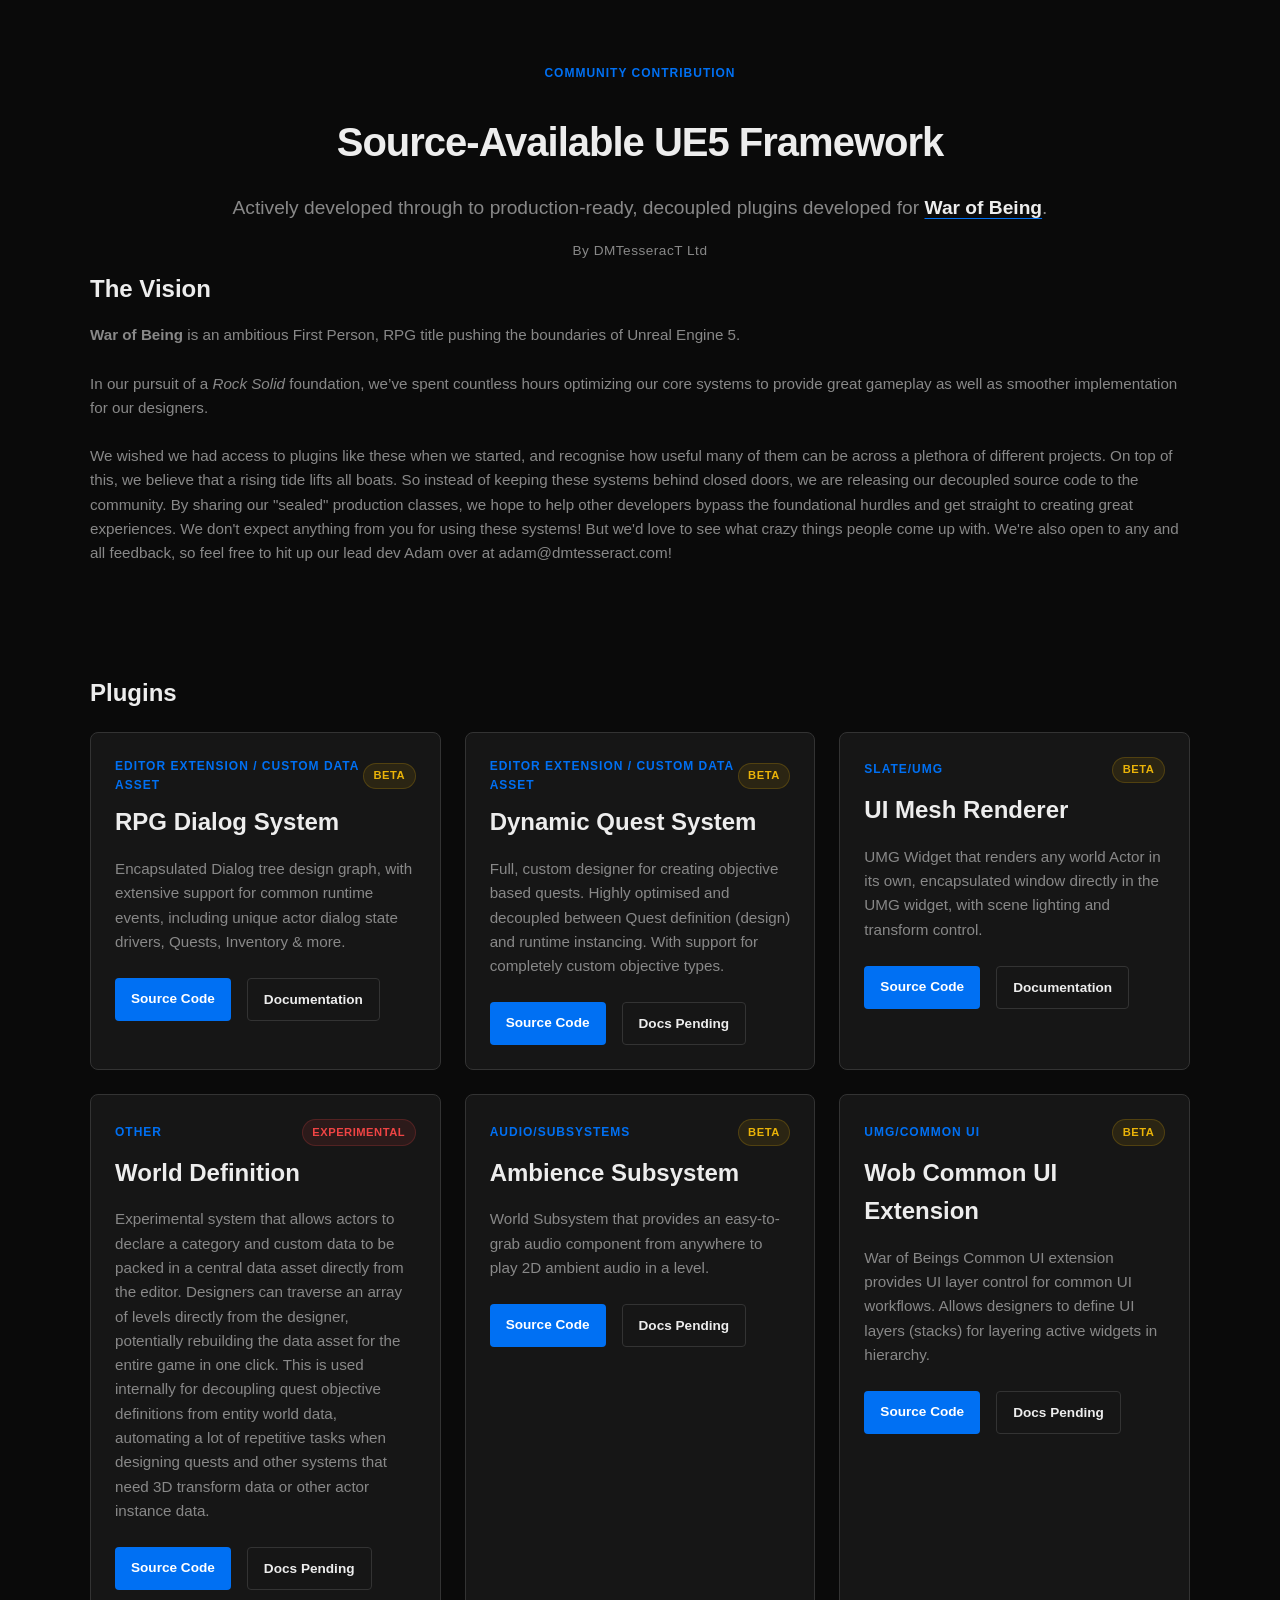
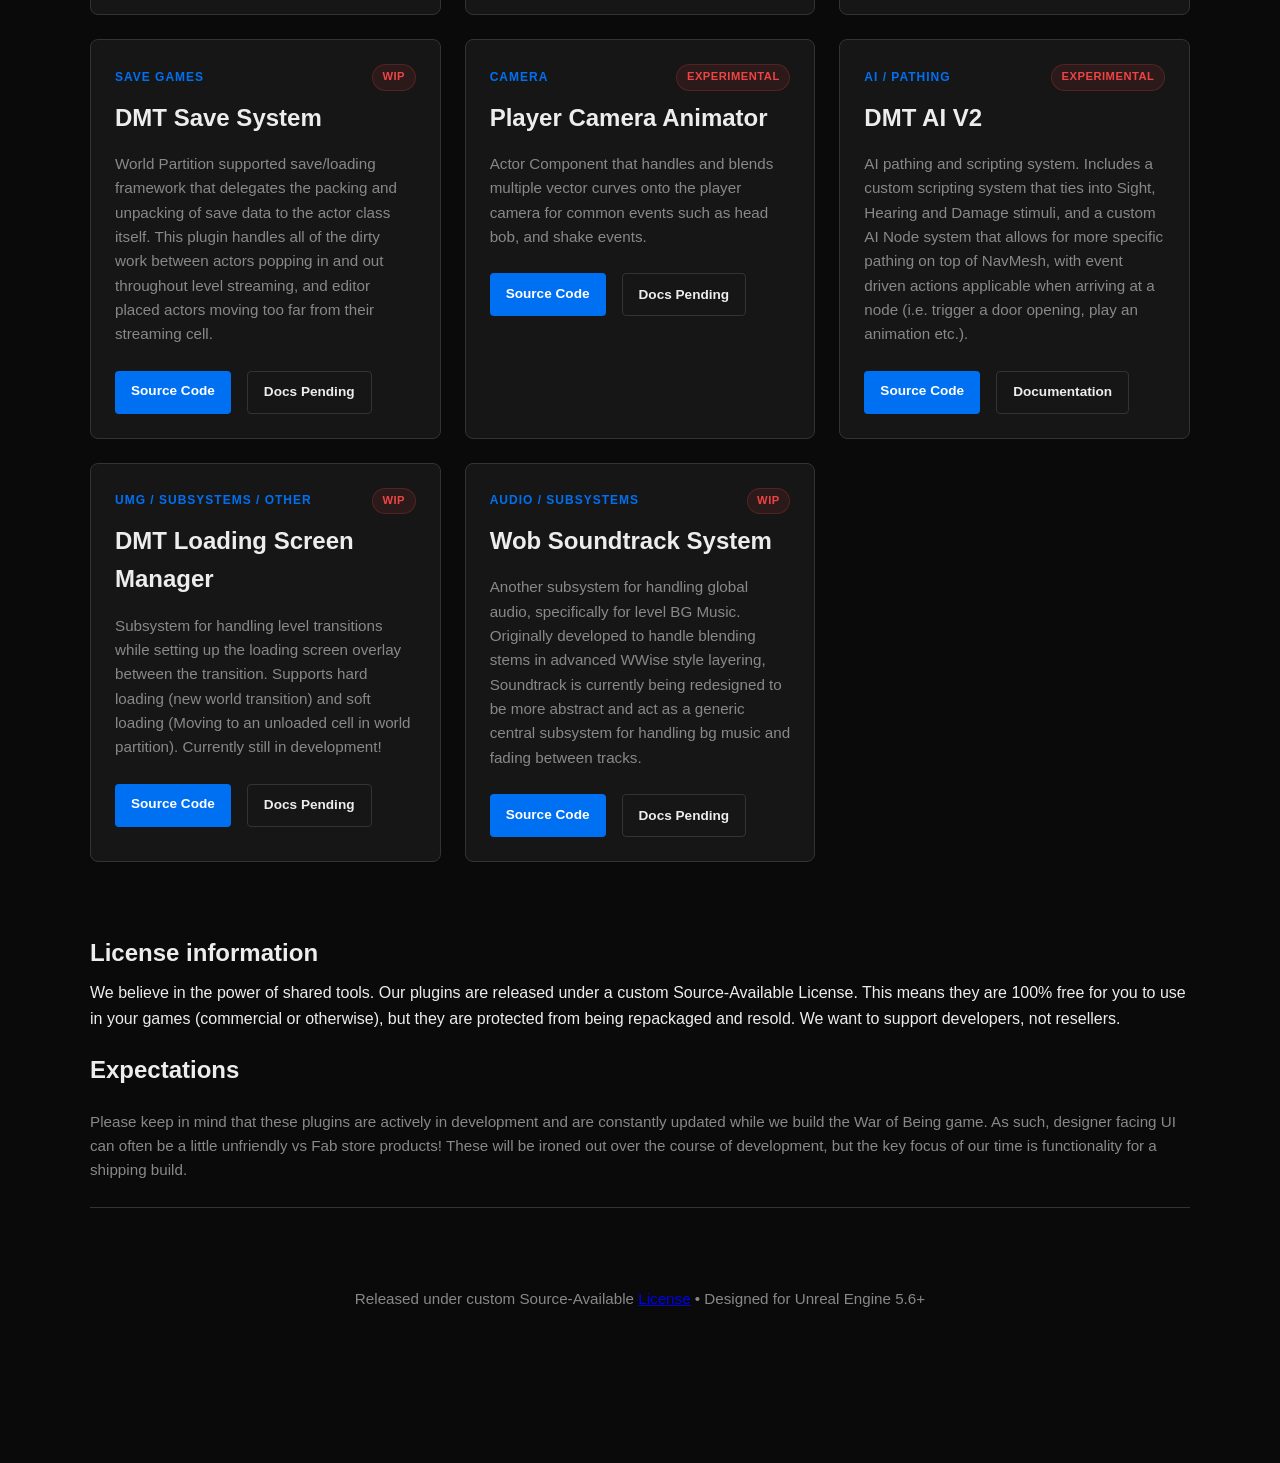
<file: index.html>
<!DOCTYPE html>
<html lang="en">

<head>
    <meta charset="UTF-8">
    <meta name="viewport" content="width=device-width, initial-scale=1.0">
    <title>Dev Portal | Open Source UE5 Framework</title>
    <link rel="stylesheet" href="styles/main.css">
</head>

<body>

    <header>
        <div class="tag">Community Contribution</div>
        <h1>Source-Available UE5 Framework</h1>
        <p class="subtitle">
            Actively developed through to production-ready, decoupled plugins developed for
            <a href="https://dmtesseract.com/warofbeing" class="promo-link">War of Being</a>.
        </p>
        <div class="developed-by">
            By <a href="https://dmtesseract.com" target="_blank">DMTesseracT Ltd</a>
        </div>

        <section class="mission-statement">
            <div class="mission-content">
                <h3>The Vision</h3>
                <p>
                    <strong>War of Being</strong> is an ambitious First Person, RPG title pushing the boundaries of
                    Unreal Engine 5.
                    <p />
                    In our pursuit of a <em>Rock Solid</em> foundation, we’ve spent countless hours optimizing our core
                    systems to provide great gameplay as well as smoother implementation for our designers.
                </p>
                <p>
                    We wished we had access to plugins like these when we started, and recognise how useful many of them
                    can be across a plethora of different projects.
                    On top of this, we believe that a rising tide lifts all boats. So instead of keeping these systems
                    behind closed doors,
                    we are releasing our decoupled source code to the community. By sharing our "sealed" production
                    classes,
                    we hope to help other developers bypass the foundational hurdles and get straight to creating great
                    experiences. We don't expect anything from you for using these systems! But we'd love to see what
                    crazy things people come up with. We're also open to any and all feedback, so feel free to hit up
                    our lead dev Adam over at adam@dmtesseract.com!
                </p>
            </div>


    </header>


    <div class="container">

        <div>
            <h2>Plugins</h2>
        </div>
        <div id="plugin-grid" class="grid">
        </div>
    </div>
   
    </section>

    </div>

    <div class="container">
 <div class="mission-content">
        <h3>License information</h3>
        We believe in the power of shared tools. Our plugins are released under a custom Source-Available License. This
        means they are 100% free for you to use in your games (commercial or otherwise), but they are protected from
        being repackaged and resold. We want to support developers, not resellers.
    </div>
        <div class="mission-content">
            <h2>Expectations</h2>
            <p>
                Please keep in mind that these plugins are actively in development and are constantly updated while we
                build the War of Being game. As such, designer facing UI can often be a little unfriendly vs Fab store
                products! These will be ironed out over the course of development, but the key focus of our time is
                functionality for a shipping build.

            </p>
        </div>
        <footer>
            <p>Released under custom Source-Available <a href="/license.html">License</a> &bull; Designed for Unreal Engine 5.6+</p>
        </footer>
    </div>
    <script src="js/main.js"></script>
</body>

</html>
</file>
<file: styles/main.css>
:root {
    --bg: #0a0a0a;
    --card-bg: #161616;
    --accent: #0070f3;
    /* Epic/Unreal Blue */
    --text-main: #ededed;
    --text-dim: #888;
    --border: #333;
}

.promo-link {
    color: var(--text-main);
    text-decoration: underline;
    text-decoration-color: var(--accent);
    text-underline-offset: 4px;
    font-weight: 600;
    transition: color 0.2s;
}

.promo-link:hover {
    color: var(--accent);
}

.developed-by {
    font-size: 0.85rem;
    color: var(--text-dim);
    margin-top: -1rem; /* Pulls it closer to the subtitle */
    letter-spacing: 0.5px;
}

.developed-by a {
    color: var(--text-dim);
    text-decoration: none;
    border-bottom: 1px solid transparent;
    transition: all 0.2s;
}

.developed-by a:hover {
    color: var(--text-main);
    border-bottom-color: var(--accent);
}

body {
    font-family: -apple-system, BlinkMacSystemFont, "Segoe UI", Roboto, sans-serif;
    background-color: var(--bg);
    color: var(--text-main);
    line-height: 1.6;
    margin: 0;
    padding: 0;
}

header {
    max-width: 1100px;
    margin: 0 auto;
    padding: 4rem 2rem;
    text-align: center;
}

h1 {
    font-size: 2.5rem;
    margin-bottom: 0.5rem;
    letter-spacing: -1px;
}

.subtitle {
    color: var(--text-dim);
    font-size: 1.2rem;
    margin-bottom: 2rem;
}

.container {
    max-width: 1100px;
    margin: 0 auto;
    padding: 0 2rem 4rem;
}

.grid {
    display: grid;
    grid-template-columns: repeat(auto-fit, minmax(320px, 1fr));
    gap: 1.5rem;
}


.mission-content{
    text-align:left;
}
.card {
    background: var(--card-bg);
    border: 1px solid var(--border);
    border-radius: 8px;
    padding: 1.5rem;
    transition: transform 0.2s, border-color 0.2s;
}

.card:hover {
    transform: translateY(-4px);
    border-color: var(--accent);
}

/* Card Header Layout */
.card-header {
    display: flex;
    justify-content: space-between;
    align-items: center;
    margin-bottom: 0.5rem;
}

/* Base Bubble Style */
.status-bubble {
    font-size: 0.7rem;
    padding: 0.2rem 0.6rem;
    border-radius: 20px;
    font-weight: 700;
    text-transform: uppercase;
    letter-spacing: 0.5px;
}

/* Status Color Mapping */
.status-production {
    background-color: rgba(34, 197, 94, 0.1);
    color: #22c55e;
    border: 1px solid rgba(34, 197, 94, 0.2);
}

.status-beta {
    background-color: rgba(234, 179, 8, 0.1);
    color: #eab308;
    border: 1px solid rgba(234, 179, 8, 0.2);
}

.status-experimental, .status-wip {
    background-color: rgba(239, 68, 68, 0.1);
    color: #ef4444;
    border: 1px solid rgba(239, 68, 68, 0.2);
}

.tag {
    font-size: 0.75rem;
    text-transform: uppercase;
    color: var(--accent);
    font-weight: bold;
    letter-spacing: 1px;
}

h3 {
    margin: 0.5rem 0;
    font-size: 1.5rem;
}

p {
    color: var(--text-dim);
    font-size: 0.95rem;
    margin-bottom: 1.5rem;
}

.links {
    display: flex;
    gap: 1rem;
}

.btn {
    text-decoration: none;
    font-size: 0.85rem;
    font-weight: 600;
    padding: 0.6rem 1rem;
    border-radius: 4px;
    transition: opacity 0.2s;
}

.btn-primary {
    background: var(--accent);
    color: white;
}

.btn-secondary {
    border: 1px solid var(--border);
    color: var(--text-main);
}

.btn:hover {
    opacity: 0.8;
}

footer {
    text-align: center;
    padding: 4rem;
    border-top: 1px solid var(--border);
    color: var(--text-dim);
    font-size: 0.8rem;
}
</file>
